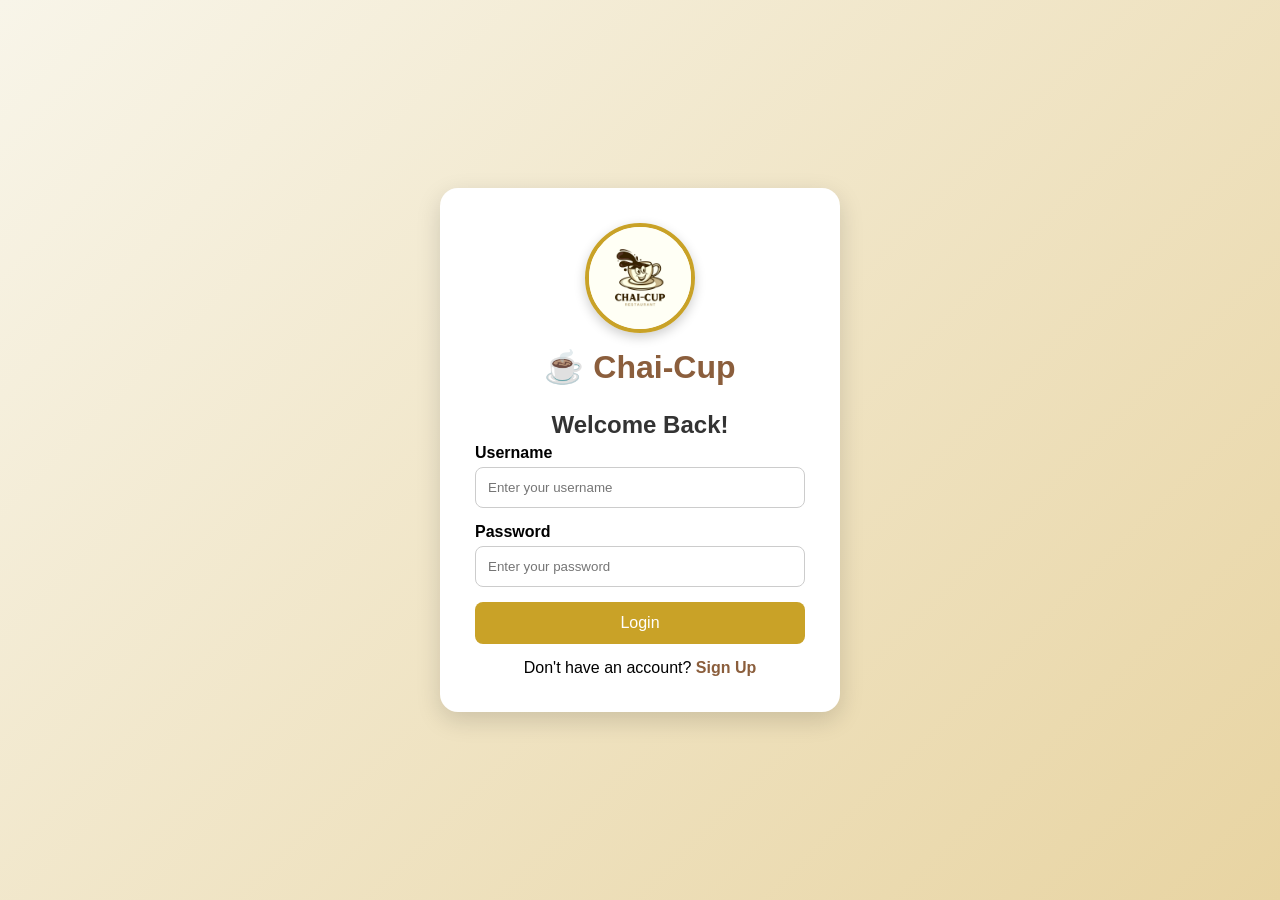
<file: Html/login.html>
<!DOCTYPE html>
<html lang="en">
<head>
    <meta charset="UTF-8">
    <meta name="viewport" content="width=device-width, initial-scale=1.0">

    <title>Chai-Cup Login</title>

    <style>
        *{
            margin:0;
            padding:0;
            box-sizing:border-box;
            font-family:'Segoe UI',sans-serif;
        }

        body{
            background:linear-gradient(135deg,#f8f5e9,#e8d4a2);
            display:flex;
            justify-content:center;
            align-items:center;
            min-height:100vh;
        }

        .container{
            width:400px;
            background:#fff;
            padding:35px;
            border-radius:18px;
            box-shadow:0 8px 25px rgba(0,0,0,0.15);
        }

        .brand{
            text-align:center;
            margin-bottom:25px;
        }

        .logo-img{
            width:110px;
            height:110px;
            border-radius:50%;
            object-fit:cover;
            border:4px solid #c9a227;
            box-shadow:0 4px 12px rgba(0,0,0,0.2);
            display:block;
            margin:0 auto 15px;
        }

        .brand h1{
            margin:5px 0;
            color:#8b5e3c;
            font-size:32px;
        }

        .tagline{
            color:#777;
            font-size:14px;
        }

        h2{
            text-align:center;
            color:#333;
            margin-bottom:5px;
        }

        .subtitle{
            text-align:center;
            color:#666;
            margin-bottom:20px;
        }

        .label{
            display:block;
            margin-bottom:5px;
            font-weight:600;
        }

        .input{
            width:100%;
            padding:12px;
            margin-bottom:15px;
            border:1px solid #ccc;
            border-radius:8px;
            box-sizing:border-box;
        }

        .input:focus{
            outline:none;
            border-color:#c9a227;
        }

        button{
            width:100%;
            padding:12px;
            border:none;
            border-radius:8px;
            background:#c9a227;
            color:white;
            font-size:16px;
            cursor:pointer;
            transition:0.3s;
        }

        button:hover{
            background:#a67c00;
        }

        .signup-text{
            text-align:center;
            margin-top:15px;
        }

        .signup-text a{
            color:#8b5e3c;
            text-decoration:none;
            font-weight:bold;
        }

        .signup-text a:hover{
            text-decoration:underline;
        }

        @media(max-width:480px){
            .container{
                width:90%;
                padding:25px;
            }

            .logo-img{
                width:90px;
                height:90px;
            }

            .brand h1{
                font-size:28px;
            }
        }
    </style>
</head>
<body>

    <main class="container">

        <!-- Logo & Brand -->
        <div class="brand">
            <img src="/assets/logo.jpg" alt="Chai-Cup Logo" class="logo-img">

            <h1>☕ Chai-Cup</h1>

           
        </div>

        <h2>Welcome Back!</h2>
    

        <form>
            <label for="username" class="label">Username</label>
            <input
                type="text"
                id="username"
                name="username"
                placeholder="Enter your username"
                class="input"
                required
            >

            <label for="password" class="label">Password</label>
            <input
                type="password"
                id="password"
                name="password"
                placeholder="Enter your password"
                class="input"
                required
            >

            <button type="submit">Login</button>

            <p class="signup-text">
                Don't have an account?
                <a href="signup.html">Sign Up</a>
            </p>
        </form>

    </main>

</body>
</html>
</file>
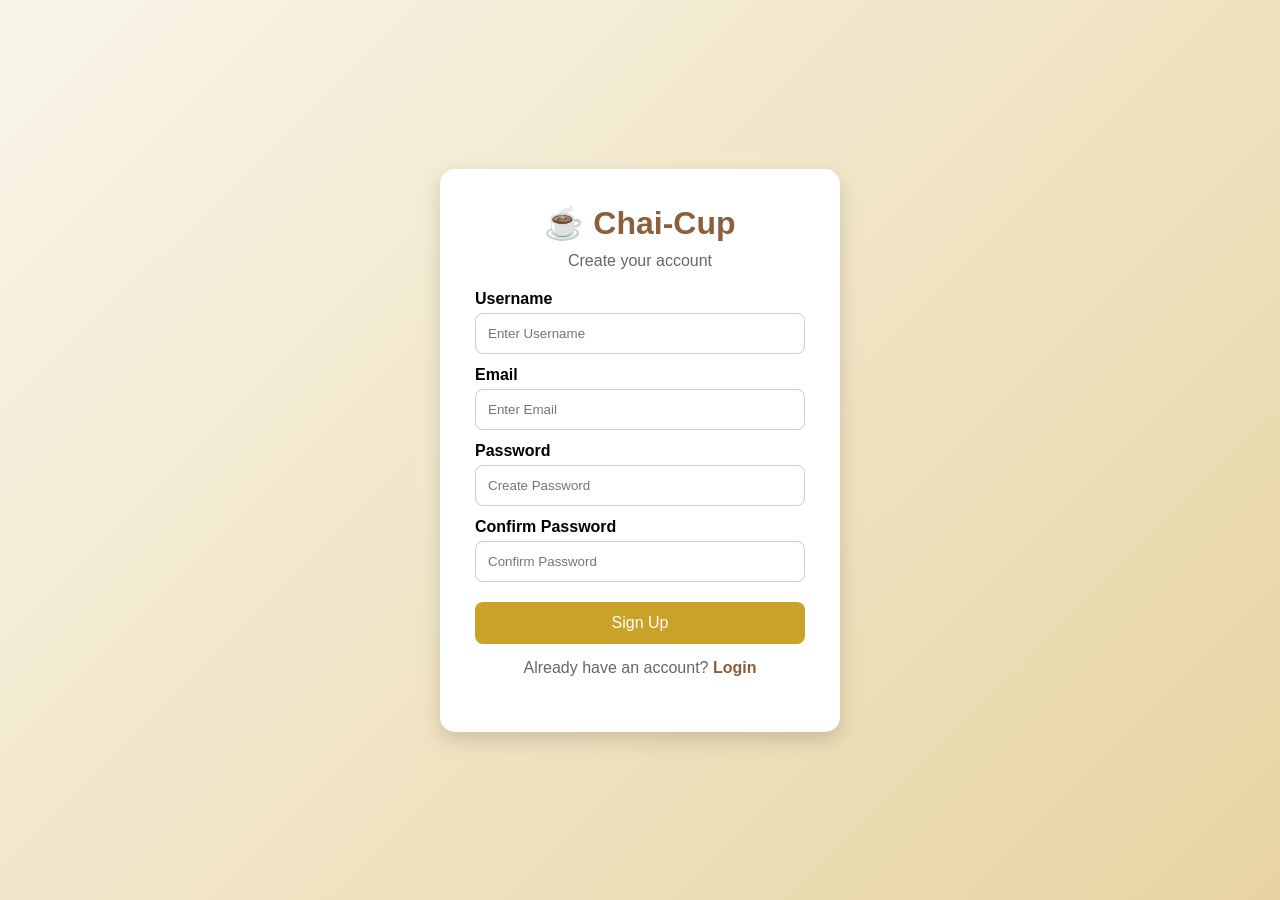
<file: Html/signup.html>
<!DOCTYPE html>
<html lang="en">

<head>
    <meta charset="UTF-8">
    <meta name="viewport" content="width=device-width, initial-scale=1.0">
    <title>Chai-Cup | Sign Up</title>

    <!-- Style for Signup Page -->
    <style>
        *{
            margin:0;
            padding:0;
            box-sizing:border-box;
            font-family:'Segoe UI',sans-serif;
        }

        body{
            background:linear-gradient(135deg,#f8f5e9,#e8d4a2);
            display:flex;
            justify-content:center;
            align-items:center;
            min-height:100vh;
        }

        .signup-container{
            width:400px;
            background:white;
            padding:35px;
            border-radius:15px;
            box-shadow:0 8px 20px rgba(0,0,0,0.15);
        }

        .signup-container h1{
            text-align:center;
            color:#8b5e3c;
            margin-bottom:10px;
        }

        .signup-container p{
            text-align:center;
            margin-bottom:20px;
            color:#666;
        }

        label{
            display:block;
            margin-top:12px;
            margin-bottom:5px;
            font-weight:600;
        }

        input{
            width:100%;
            padding:12px;
            border:1px solid #ccc;
            border-radius:8px;
            outline:none;
        }

        input:focus{
            border-color:#c9a227;
        }

        button{
            width:100%;
            padding:12px;
            margin-top:20px;
            border:none;
            border-radius:8px;
            background:#c9a227;
            color:white;
            font-size:16px;
            cursor:pointer;
        }

        button:hover{
            background:#a67c00;
        }

        .login-link{
            margin-top:15px;
        }

        .login-link a{
            color:#8b5e3c;
            text-decoration:none;
            font-weight:bold;
        }
    </style>
</head>

<body>

    <div class="signup-container">
        <h1>☕ Chai-Cup</h1>
        <p>Create your account</p>

        <form>
            <label for="username">Username</label>
            <input type="text" id="username" placeholder="Enter Username" required>

            <label for="email">Email</label>
            <input type="email" id="email" placeholder="Enter Email" required>

            <label for="password">Password</label>
            <input type="password" id="password" placeholder="Create Password" required>

            <label for="confirm-password">Confirm Password</label>
            <input type="password" id="confirm-password" placeholder="Confirm Password" required>

            <button type="submit">Sign Up</button>

            <p class="login-link">
                Already have an account?
                <a href="login.html">Login</a>
            </p>
        </form>
    </div>

</body>
</html>
</file>
